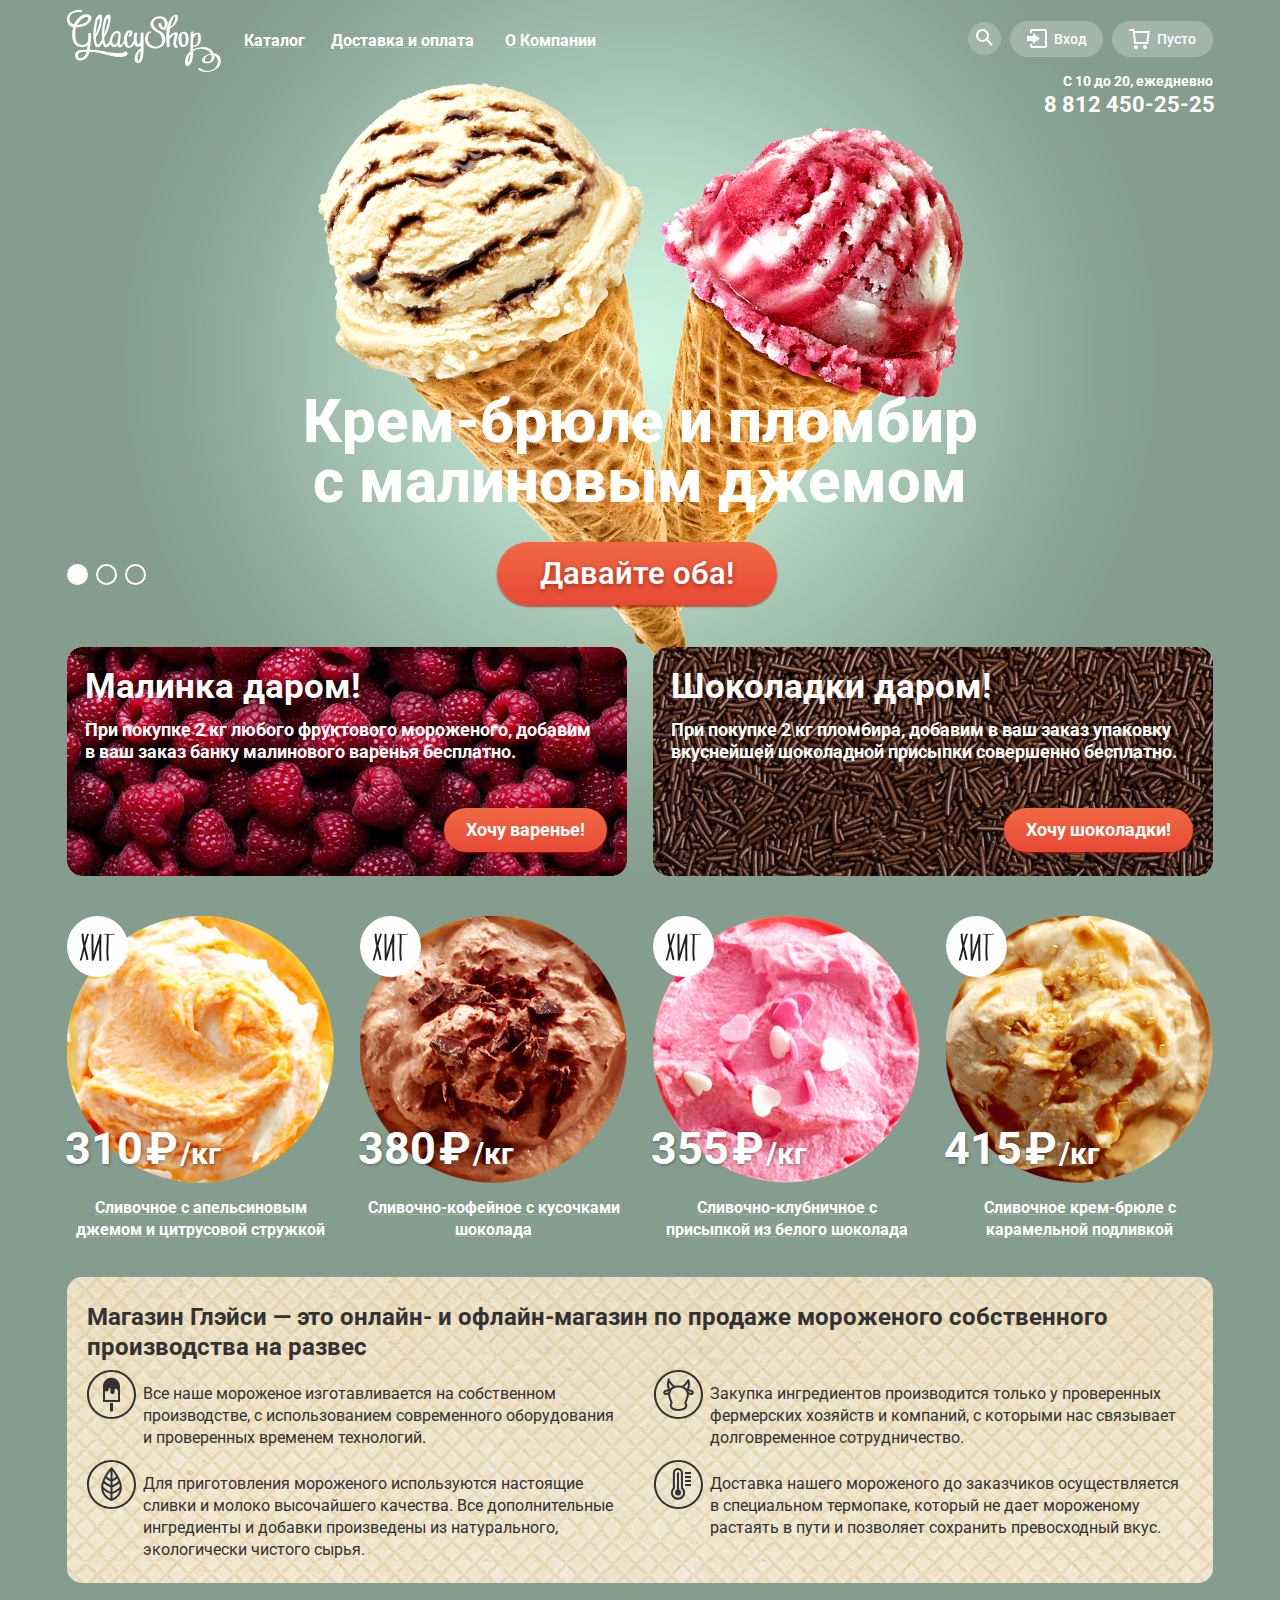
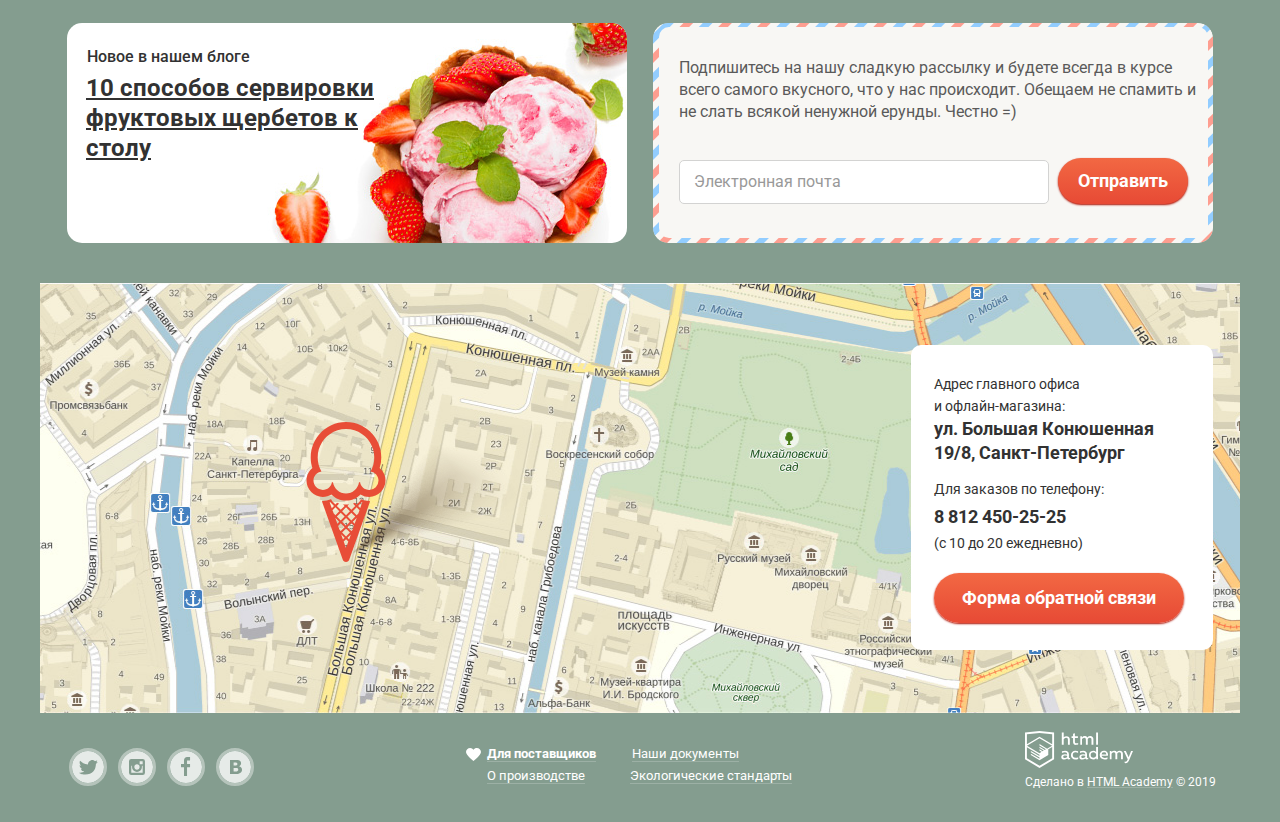
<file: index.html>
<!DOCTYPE html>
<html lang="ru">

<head>
  <meta charset="utf-8">
  <title>HTML Academy: Глейси</title>
  <link href="https://fonts.googleapis.com/css?family=Roboto:400,700&display=swap&subset=cyrillic" rel="stylesheet">
  <link href="css/normalize.css" rel="stylesheet">
  <link href="css/style.min.css" rel="stylesheet">
</head>

<body>
  <input class="visually-hidden" type="radio" id="product-1" name="toggle" checked>
  <input class="visually-hidden" type="radio" id="product-2" name="toggle">
  <input class="visually-hidden" type="radio" id="product-3" name="toggle">
  <div class="site-wrapper">
    <header>
      <nav class="navigation">
        <div class="container navigation-container">
          <div class="site-nav-container">
            <img src="img/gllacy.svg" width="154" height="64" alt="Логотип магазина мороженого «Глэйси»">
            <ul class="main-navigation">
              <li class="catalog-item"><a class="main-list-item" href="">Каталог</a>
                <ul class="sub-navigation">
                  <li><a class="new-item" href="">Новинки</a></li>
                  <li><a href="catalog.html">Сливочное</a></li>
                  <li><a href="">Щербеты</a></li>
                  <li><a href="">Фруктовый лед</a></li>
                  <li><a href="">Мелорин</a></li>
                </ul>
              </li>
              <li class="catalog-item"><a class="main-list-item" href="delievery.html">Доставка и оплата</a></li>
              <li class="catalog-item"><a class="main-list-item" href="about_сompany.html">О Компании</a></li>
            </ul>
          </div>
          <div class="user-navigation">
            <div class="search-container">
              <a class="search-nav-btn main-nav-btn" title="Поиск по сайту"><svg xmlns="http://www.w3.org/2000/svg" xmlns:xlink="http://www.w3.org/1999/xlink" width="17" height="17" viewBox="0 0 17 17">
                  <path fill="#FFF" d="M16.958 15.527L11.75 10.32A6.455 6.455 0 0 0 13 6.5 6.5 6.5 0 1 0 6.5 13a6.465 6.465 0 0 0 3.839-1.263l5.205 5.204 1.414-1.414zM6.5 11C4.019 11 2 8.981 2 6.5S4.019 2 6.5 2 11 4.019 11 6.5 8.981 11 6.5 11z" />
                </svg></a>
              <form class="search-form" action="https://echo.htmlacademy.ru" method="post">
                <input class="input" type="search" name="search-field" placeholder="Что ищем?">
              </form>
            </div>
            <div class="enter-container">
              <a class="enter-nav-btn main-nav-btn"><svg xmlns="http://www.w3.org/2000/svg" xmlns:xlink="http://www.w3.org/1999/xlink" width="21" height="19" viewBox="0 0 21 19">
                  <g fill="#FFF">
                    <path d="M6 14.875L12.917 9.5 6 4.125v2.917H-.042v4.917H6z" />
                    <path d="M18 0H5C3.9 0 3 .9 3 2v2h2V2h13v15H5v-2H3v2c0 1.1.9 2 2 2h13c1.1 0 2-.9 2-2V2c0-1.1-.9-2-2-2z" />
                  </g>
                </svg>Вход</a>
              <form class="login-form" action="https://echo.htmlacademy.ru" method="post">
                <div class="login-form-container">
                  <input class="input login-in" type="text" name="login" placeholder="Электронная почта">
                  <input class="input password-in" type="password" name="password" placeholder="Пароль">
                  <div class="wrapper">
                    <button class="button-send" type="submit">Войти</button>
                    <p>
                      <a href="">Забыли пароль ?</a>
                      <a href="">Новая регистрация</a>
                    </p>
                  </div>
                </div>
              </form>
            </div>
            <a class="basket-nav-btn"><svg xmlns="http://www.w3.org/2000/svg" width="21" height="20" viewBox="0 0 21 20">
                <g fill="#FFF">
                  <path d="M5.657 2.031L5.422 0H0v2h3.64l1.5 13h13.988l1.699-12.969H5.657zM17.372 13H6.922L5.888 4.031h12.66L17.372 13z" />
                  <circle cx="6.984" cy="18" r="2" />
                  <circle cx="15.984" cy="18" r="2" />
                </g>
              </svg>Пусто</a>
          </div>
        </div>
        <div class="container container-info">
          <p class="info-time"><span>С 10 до 20, ежедневно</span><span>8 812 450-25-25</span></p>
        </div>
      </nav>
    </header>
    <main class="container">
      <h1 class="visually-hidden">Магазин по продаже мороженого «Глэйси»</h1>
      <section class="slider">
        <div class="slider-controls">
          <label for="product-1">Первый</label>
          <label for="product-2">Второй</label>
          <label for="product-3">Третий</label>
        </div>
        <ul class="slider-list">
          <li class="slider-item slide" id="slide1">
            <h3 class="slide-title">
              Крем-брюле и пломбир с малиновым джемом
            </h3>
            <a class="button slide-button" href="#">Давайте оба!</a>
          </li>
          <li class="slider-item slide" id="slide2">
            <h3 class="slide-title">
              Шоколадный пломбир и лимонный сорбет
            </h3>
            <a class="button slide-button" href="#">Давайте оба!</a>
          </li>
          <li class="slider-item slide" id="slide3">
            <h3 class="slide-title">
              Пломбир с помадкой и клубничный щербет
            </h3>
            <a class="button slide-button" href="#">Давайте оба!</a>
          </li>
        </ul>
      </section>
      <div class="gift-container">
        <article class="gift-raspberry">
          <div class="gift-wrapper">
            <h2 class="visually-hidden">Акция!</h2>
            <p>Малинка даром!</p>
            <p>При покупке 2 кг любого фруктового мороженого, добавим в ваш заказ банку малинового варенья бесплатно.</p>
          </div>
          <div class="btn-wrapper">
            <a class="button-send" href="#">Хочу варенье!</a>
          </div>
        </article>
        <article class="gift-chocolate">
          <div class="gift-wrapper">
            <h2 class="visually-hidden">Акция!</h2>
            <p>Шоколадки даром!</p>
            <p>При покупке 2 кг пломбира, добавим в ваш заказ упаковку вкуснейшей шоколадной присыпки совершенно бесплатно.</p>
          </div>
          <div class="btn-wrapper">
            <a class="button-send" href="#">Хочу шоколадки!</a>
          </div>
        </article>
      </div>
      <div class="example-items">
        <h2 class="visually-hidden">Пример ассортимента</h2>
        <section class="hit-items items">
          <div class="ice-item"><a href=""><img src="img/orange.png" width="267" height="267" alt="Апельсиновое мороженое"> <span class="price-for-kg">310<span>₽</span><span class="slash-kg">/кг</span></span>
              <p class="ice-desc">Сливочное с
                апельсиновым джемом и цитрусовой стружкой</p>
            </a>
            <div class="overlay"><a class="item-btn button-send">Быстрый просмотр</a></div>
          </div>
          <div class="ice-item"><a href=""><img src="img/coffee.png" width="267" height="267" alt="Шоколадное мороженое"><span class="price-for-kg">380<span>₽</span><span class="slash-kg">/кг</span></span>
              <p class="ice-desc">Сливочно-кофейное с
                кусочками шоколада</p>
            </a>
            <div class="overlay"><a class="item-btn button-send">Быстрый просмотр</a></div>
          </div>
          <div class="ice-item"><a href=""><img src="img/strawberry.png" width="267" height="267" alt="Клубничное мороженое"><span class="price-for-kg">355<span>₽</span><span class="slash-kg">/кг</span></span>
              <p class="ice-desc">Сливочно-клубничное с присыпкой из белого шоколада</p>
            </a>
            <div class="overlay"><a class="item-btn button-send">Быстрый просмотр</a></div>
          </div>
          <div class="ice-item"><a href=""><img src="img/cream.png" width="267" height="267" alt="Карамельное мороженое"><span class="price-for-kg">415<span>₽</span><span class="slash-kg">/кг</span></span>
              <p class="ice-desc">Сливочное крем-брюле с
                карамельной подливкой</p>
            </a>
            <div class="overlay"><a class="item-btn button-send">Быстрый просмотр</a></div>
          </div>
        </section>
      </div>
      <section class="advantages">
        <h2 class="visually-hidden">Преимущества</h2>
        <h3>Магазин Глэйси — это онлайн- и офлайн-магазин по продаже мороженого собственного производства на развес</h3>
        <ul class="advantages-list">
          <li class="ice-icon-item">Все наше мороженое изготавливается на собственном производстве, с использованием современного оборудования и проверенных временем технологий.</li>
          <li class="cow-icon-item">Закупка ингредиентов производится только у проверенных фермерских хозяйств и компаний, с которыми нас связывает долговременное сотрудничество.</li>
          <li class="leaf-icon-item">Для приготовления мороженого используются настоящие сливки и молоко высочайшего качества. Все дополнительные ингредиенты и добавки произведены из натурального, экологически чистого сырья.</li>
          <li class="temper-icon-item">Доставка нашего мороженого до заказчиков осуществляется в специальном термопаке, который не дает мороженому растаять в пути и позволяет сохранить превосходный вкус.</li>
        </ul>
      </section>
      <div class="news-subs-container">
        <article class="news">
          <h2>Новое в нашем блоге</h2>
          <a href="#">10 способов сервировки фруктовых щербетов к столу</a>
        </article>
        <div class="outer-container-post">
          <div class="inner-container-post">
            <form class="subscribe-form" action="https://echo.htmlacademy.ru" method="post">
              <h2 class="visually-hidden">Форма оформления подписки на рассылку</h2>
              <p>Подпишитесь на нашу сладкую рассылку и будете всегда в курсе всего самого вкусного, что у нас происходит. Обещаем не спамить и не слать всякой ненужной ерунды. Честно =)</p>
              <input class="input login-in" type="text" name="login-for-mailing" placeholder="Электронная почта">
              <button class="button-send" type="submit">Отправить</button>
            </form>
          </div>
        </div>
      </div>
      <div class="outer-container-call">
        <div class="call-form-container">
          <h2 class="visually-hidden">Форма обратной связи</h2>
          <div class="call-form-wrapper">
            <p>
              <span class="decor-1">Адрес главного офиса <br> и офлайн-магазина:</span><br>
              <span class="decor-2">ул. Большая Конюшенная 19/8, Санкт-Петербург</span>
            </p>
            <p>
              <span class="decor-1">Для заказов по телефону:</span><br>
              <span class="decor-2 decor-number">8 812 450-25-25</span><br>
              <span class="decor-1">(с 10 до 20 ежедневно)</span>
            </p>
            <a class="button-send call-back-btn">Форма обратной связи</a>
            <form class="appointment-form" action="https://echo.htmlacademy.ru" method="post">
              <p>Мы обязательно вам ответим!</p>
              <button class="modal-close" type="button">Закрыть</button>
              <div><label for="appointment-name"></label><input class="input" type="text" id="appointment-name" placeholder="Как вас зовут?" name="user-name"></div>
              <div><label for="appointment-email"></label><input class="input" type="text" id="appointment-email" placeholder="Ваша почта для ответа?" name="user-email"></div>
              <div><label for="appointment-txt"></label><input class="input input-for-more" type="text" id="appointment-txt" placeholder="Напишите что-нибудь..." name="user-speech"></div>
              <button class="button-send" type="submit">Отправить</button>
            </form>
          </div>
        </div>
      </div>
    </main>
    <footer class="main-footer main-map-footer">
      <div class="container">
        <div class="footer-social">
          <ul>
            <li><a class="social-btn social-btn-tw" href="#"><span class="visually-hidden">Твиттер</span>
              </a></li>
            <li><a class="social-btn social-btn-inst" href="#"><span class="visually-hidden">Инстаграм</span>
              </a></li>
            <li><a class="social-btn social-btn-fb" href="#"><span class="visually-hidden">Фейсбук</span>
              </a></li>
            <li><a class="social-btn social-btn-vk" href="#"><span class="visually-hidden">ВКонтакте</span>
              </a></li>
          </ul>
        </div>
        <div class="footer-reference">
          <ul class="reference-list">
            <li><a class="glacy-att" href="#">Для поставщиков</a></li>
            <li><a class="glacy-att" href="#">Наши документы</a></li>
            <li><a class="glacy-att" href="#">О производстве</a></li>
            <li><a class="glacy-att" href="#">Экологические стандарты</a></li>
          </ul>
        </div>
        <p class="footer-copyright footer-copyright-index">
          <a href="https://htmlacademy.ru/intensive/htmlcss"><img src="img/logo-academy.svg" alt="Логотип HTML Academy" width="108" height="39"></a>
          <span class="copyright-desc">Сделано в <span class="copyright-decoration">HTML Academy</span> © 2019</span>
        </p>
      </div>
    </footer>
  </div>

  <script src="js/pop_up.min.js"></script>
</body>

</html>
</file>
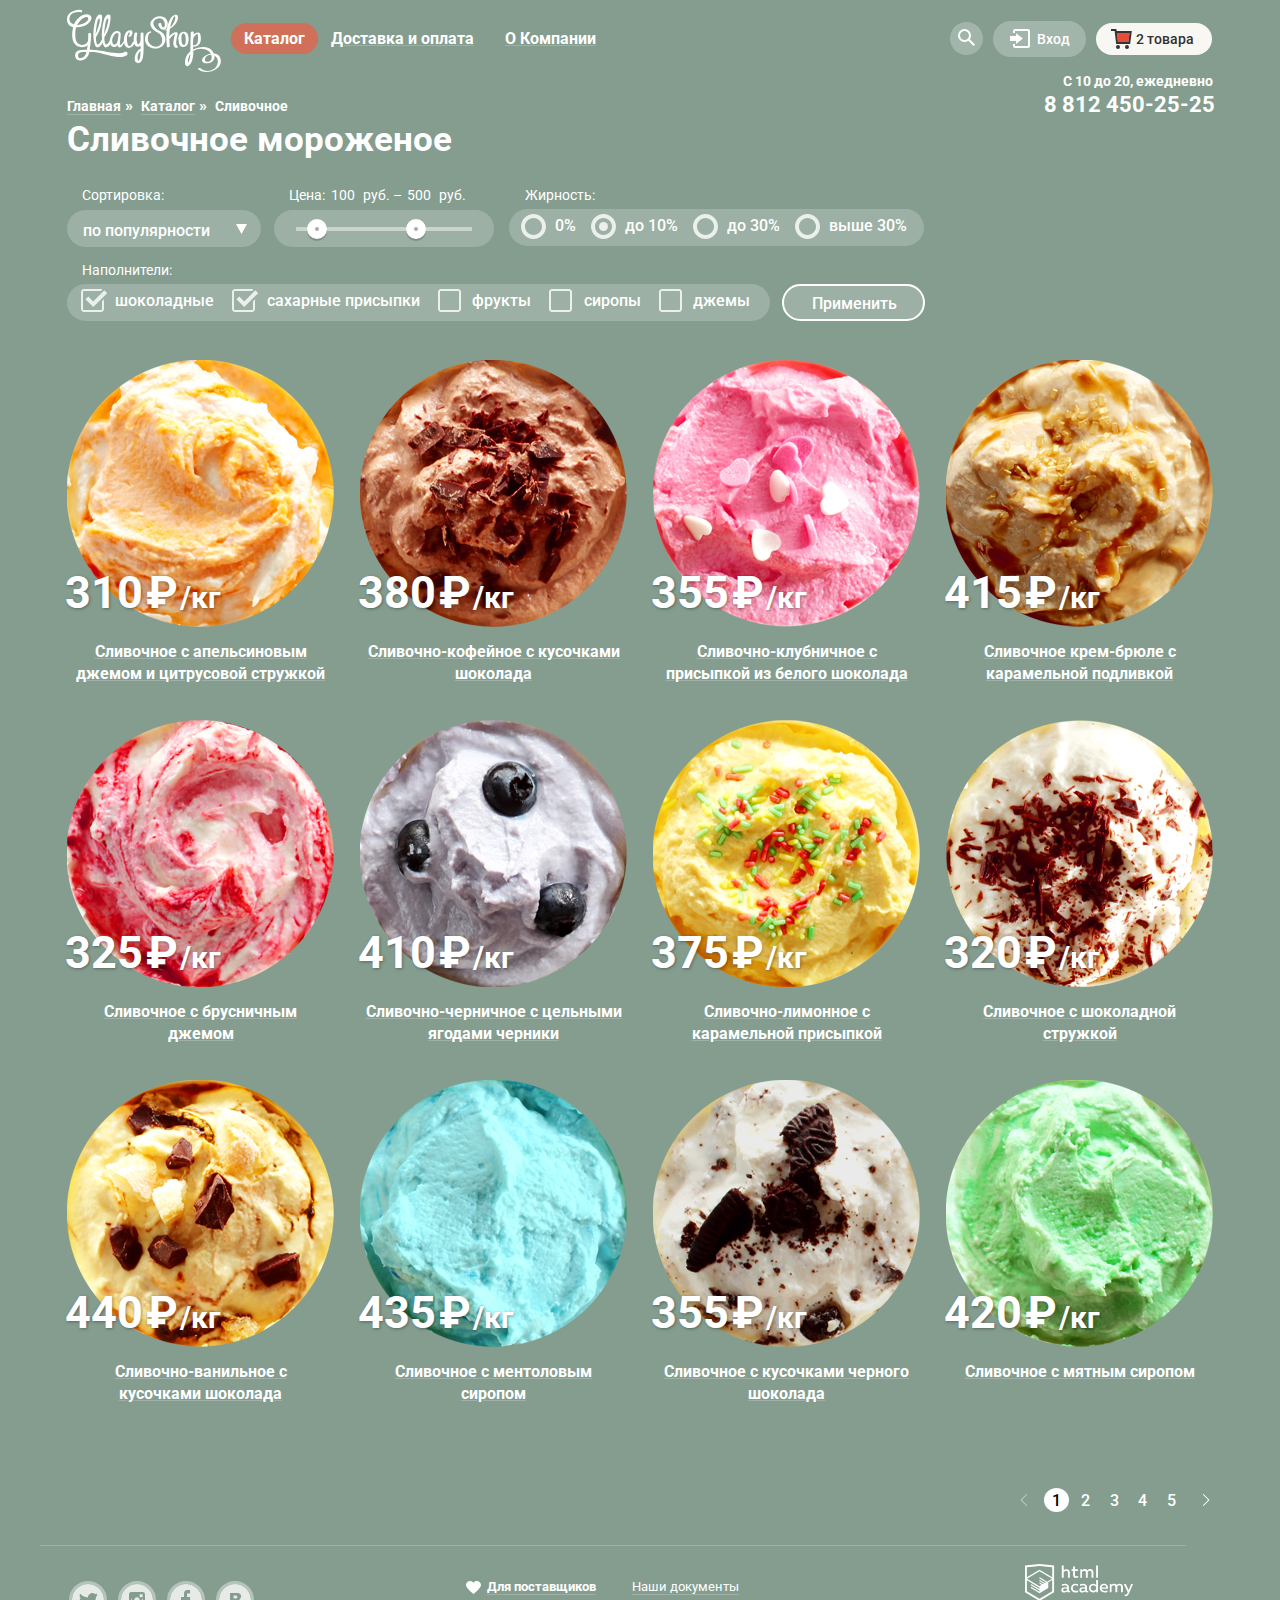
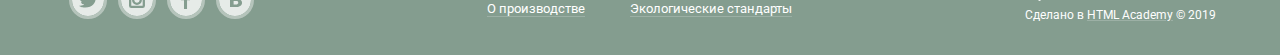
<file: catalog.html>
<!DOCTYPE html>
<html lang="ru">

<head>
  <meta charset="utf-8">
  <title>HTML Academy: Глейси</title>
  <link href="https://fonts.googleapis.com/css?family=Roboto:400,700&display=swap&subset=cyrillic" rel="stylesheet">
  <link href="css/normalize.css" rel="stylesheet">
  <link href="css/style.min.css" rel="stylesheet">
</head>

<body>
  <header>
    <nav class="navigation">
      <div class="container navigation-container">
        <div class="site-nav-container">
          <a class="header-logo" href="index.html">
            <img src="img/gllacy.svg" width="154" height="64" alt="Логотип магазина мороженого «Глэйси»">
          </a>
          <ul class="main-navigation inner-navigation">
            <li class="catalog-item site-navigation-current"><a class="main-navigation-active">Каталог</a>
              <ul class="sub-navigation">
                <li><a class="new-item" href="">Новинки</a></li>
                <li class="current-catalog-item"><a href="">Сливочное</a></li>
                <li><a href="">Щербеты</a></li>
                <li><a href="">Фруктовый лед</a></li>
                <li><a href="">Мелорин</a></li>
              </ul>
            </li>
            <li><a class="main-list-item" href="delievery.html">Доставка и оплата</a></li>
            <li><a class="main-list-item" href="about_сompany.html">О Компании</a></li>
          </ul>
        </div>
        <div class="user-navigation inner-user-navigation">
          <div class="search-container">
            <a class="search-nav-btn main-nav-btn" title="Поиск по сайту"><svg xmlns="http://www.w3.org/2000/svg" xmlns:xlink="http://www.w3.org/1999/xlink" width="17" height="17" viewBox="0 0 17 17">
                <path fill="#FFF" d="M16.958 15.527L11.75 10.32A6.455 6.455 0 0 0 13 6.5 6.5 6.5 0 1 0 6.5 13a6.465 6.465 0 0 0 3.839-1.263l5.205 5.204 1.414-1.414zM6.5 11C4.019 11 2 8.981 2 6.5S4.019 2 6.5 2 11 4.019 11 6.5 8.981 11 6.5 11z" />
              </svg></a>
            <form class="search-form" action="https://echo.htmlacademy.ru" method="post">
              <input class="input" type="search" name="search-field" placeholder="Что ищем?">
            </form>
          </div>
          <div class="enter-container">
            <a class="enter-nav-btn main-nav-btn"><svg xmlns="http://www.w3.org/2000/svg" xmlns:xlink="http://www.w3.org/1999/xlink" width="21" height="19" viewBox="0 0 21 19">
                <g fill="#FFF">
                  <path d="M6 14.875L12.917 9.5 6 4.125v2.917H-.042v4.917H6z" />
                  <path d="M18 0H5C3.9 0 3 .9 3 2v2h2V2h13v15H5v-2H3v2c0 1.1.9 2 2 2h13c1.1 0 2-.9 2-2V2c0-1.1-.9-2-2-2z" />
                </g>
              </svg>Вход</a>
            <form class="login-form" action="https://echo.htmlacademy.ru" method="post">
              <div class="login-form-container">
                <input class="input login-in" type="text" name="login" placeholder="Электронная почта">
                <input class="input password-in" type="password" name="password" placeholder="Пароль">
                <div class="wrapper">
                  <button class="button-send" type="submit">Войти</button>
                  <p>
                    <a href="">Забыли пароль ?</a>
                    <a href="">Новая регистрация</a>
                  </p>
                </div>
              </div>
            </form>
          </div>
          <div class="no-empty-basket-container">
            <a class="no-empty-basket main-nav-btn"><svg xmlns="http://www.w3.org/2000/svg" width="21" height="20" viewBox="0 0 21 20">
                <path fill="#E84D37" d="M5.888 4.031L6.922 13h10.45l1.176-8.969z" />
                <circle cx="6.984" cy="18" r="2" fill="#343434" />
                <circle cx="15.984" cy="18" r="2" fill="#343434" />
                <path fill="#343434" d="M5.657 2.031L5.422 0H0v2h3.64l1.5 13h13.988l1.699-12.969H5.657zM17.372 13H6.922L5.888 4.031h12.66L17.372 13z" />
              </svg><span>2 товара</span></a>
            <form class="basket-form" action="https://echo.htmlacademy.ru" method="post">
              <div class="order-table">
                <div class="element-of-order">
                  <p class="type-icecream">Пломбир с апельсиновым джемом</p>
                  <p class="weight-price-icecream">1,5 кг х <span>200 руб.</span></p>
                  <p class="total-price-icecream">300 руб.</p>
                </div>
                <div class="element-of-order">
                  <p class="type-icecream">Клубничный пломбир с присыпкой из белого шоколада</p>
                  <p class="weight-price-icecream">1,5 кг х <span>300 руб.</span></p>
                  <p class="total-price-icecream">450 руб.</p>
                </div>
              </div>
              <div class="decoration-line"></div>
              <div class="cost-order-wrapper">
                <div>
                  <p class="total-price">Итого: 750 руб.</p>
                  <button class="button-send" type="button">Оформить заказ</button>
                </div>
              </div>
            </form>
          </div>
        </div>
      </div>
      <div class="container container-info inner-container-info">
        <p class="info-time"><span>С 10 до 20, ежедневно</span><span>8 812 450-25-25</span></p>
      </div>
    </nav>
  </header>
  <main class="container">
    <ul class="breadcrumbs">
      <li><a class="glacy-att" href="index.html">Главная</a><span>»</span></li>
      <li><a class="glacy-att" href="catalog.html">Каталог</a><span>»</span></li>
      <li class="breadcrumbs-current"><a>Сливочное</a></li>
    </ul>
    <h2>Сливочное мороженое</h2>
    <section class="filter-item">
      <form class="ice-cream-filter" method="get" action="https://echo.htmlacademy.ru">
        <div class="type-cost-wrapper">
          <p class="title sort-title">Сортировка:</p>
          <ul class="sort-list">
            <li class="pick-type-sort">
              <a class="current-type-sort" href="">по популярности</a>
              <ul class="sub-sort-list">
                <li><a href="">по популярности</a></li>
                <li><a href="">сначала недорогие</a></li>
                <li><a href="">сначала дорогие</a></li>
                <li><a href="">по жирности</a></li>
              </ul>
            </li>
          </ul>
        </div>
        <div class="filter-range">
          <div class="wrap-wrapper">
            <div class="title filter-range-title">Цена:</div>
            <div class="title price-controls">
              <label class="title min-price"><input type="text" name="min-price" value="100">руб. –</label>
              <label class="title max-price"><input type="text" name="max-price" value="500">руб.</label>
            </div>
          </div>
          <div class="range-controls">
            <div class="bar"></div>
            <div class="range-toggle range-toggle-min" title="От"></div>
            <div class="range-toggle range-toggle-max" title="До"></div>
          </div>
        </div>
        <fieldset class="fat-sort">
          <legend class="title fat-title">Жирность:</legend>
          <ul class="fat-option-list">
            <li class="filter-option">
              <input class="visually-hidden filter-input filter-input-radio" type="radio" name="fat-procent" value="fat-zero" id="filter-fat-zero">
              <label for="filter-fat-zero">0%</label>
            </li>
            <li class="filter-option">
              <input class="visually-hidden filter-input filter-input-radio" type="radio" name="fat-procent" value="fat-ten" id="filter-fat-ten" checked>
              <label for="filter-fat-ten">до 10%</label>
            </li>
            <li class="filter-option">
              <input class="visually-hidden filter-input filter-input-radio" type="radio" name="fat-procent" value="fat-thirty" id="filter-fat-thirty">
              <label for="filter-fat-thirty">до 30%</label>
            </li>
            <li class="filter-option">
              <input class="visually-hidden filter-input filter-input-radio" type="radio" name="fat-procent" value="fat-above-thirty" id="filter-fat-above-thirty">
              <label for="filter-fat-above-thirty">выше 30%</label>
            </li>
          </ul>
        </fieldset>
        <fieldset class="fillers-sort">
          <legend class="title">Наполнители:</legend>
          <ul class="filler-option-list">
            <li class="filter-option">
              <input class="visually-hidden filter-input filter-input-checkbox" type="checkbox" name="chocolate-fill" id="filter-fill-chocolate" checked>
              <label for="filter-fill-chocolate">шоколадные</label>
            </li>
            <li class="filter-option">
              <input class="visually-hidden filter-input filter-input-checkbox" type="checkbox" name="sugar-fill" id="filter-fill-sugar" checked>
              <label for="filter-fill-sugar">сахарные присыпки</label>
            </li>
            <li class="filter-option">
              <input class="visually-hidden filter-input filter-input-checkbox" type="checkbox" name="fruit-fill" id="filter-fill-fruit">
              <label for="filter-fill-fruit">фрукты</label>
            </li>
            <li class="filter-option">
              <input class="visually-hidden filter-input filter-input-checkbox" type="checkbox" name="syrop-fill" id="filter-fill-syrop">
              <label for="filter-fill-syrop">сиропы</label>
            </li>
            <li class="filter-option">
              <input class="visually-hidden filter-input filter-input-checkbox" type="checkbox" name="jam-fill" id="filter-fill-jam">
              <label for="filter-fill-jam">джемы</label>
            </li>
          </ul>
        </fieldset>
        <button class="main-nav-btn apply-sort-btn" type="submit">Применить</button>
      </form>
    </section>
    <section class="catalog-item">
      <section class="items inner-items">
        <div class="ice-item"><a href=""><img src="img/orange.png" width="267" height="267" alt="Апельсиновое мороженое"> <span class="price-for-kg">310 <span>₽</span><span class="slash-kg">/кг</span></span>
            <p class="ice-desc">Сливочное с
              апельсиновым джемом и цитрусовой стружкой</p>
          </a>
          <div class="overlay"><a class="item-btn button-send">Быстрый просмотр</a></div>
        </div>
        <div class="ice-item"><a href=""><img src="img/coffee.png" width="267" height="267" alt="Шоколадное мороженое"><span class="price-for-kg">380 <span>₽</span><span class="slash-kg">/кг</span></span>
            <p class="ice-desc">Сливочно-кофейное с
              кусочками шоколада</p>
          </a>
          <div class="overlay"><a class="item-btn button-send">Быстрый
              просмотр</a></div>
        </div>
        <div class="ice-item"><a href=""><img src="img/strawberry.png" width="267" height="267" alt="Клубничное мороженое"><span class="price-for-kg">355 <span>₽</span><span class="slash-kg">/кг</span></span>
            <p class="ice-desc">Сливочно-клубничное
              с присыпкой из белого шоколада</p>
          </a>
          <div class="overlay"><a class="item-btn button-send">Быстрый просмотр</a></div>
        </div>
        <div class="ice-item"><a href=""><img src="img/cream.png" width="267" height="267" alt="Карамельное мороженое"><span class="price-for-kg">415 <span>₽</span><span class="slash-kg">/кг</span></span>
            <p class="ice-desc">Сливочное крем-брюле с
              карамельной подливкой</p>
          </a>
          <div class="overlay"><a class="item-btn button-send">Быстрый
              просмотр</a></div>
        </div>
        <div class="ice-item"><a href=""><img src="img/ice-1.png" width="267" height="267" alt="Брусничное мороженое"><span class="price-for-kg">325 <span>₽</span><span class="slash-kg">/кг</span></span>
            <p class="ice-desc">Сливочное с брусничным
              джемом</p>
          </a>
          <div class="overlay"><a class="item-btn button-send">Быстрый
              просмотр</a></div>
        </div>
        <div class="ice-item"><a href=""><img src="img/ice-2.png" width="267" height="267" alt="Черничное мороженое"><span class="price-for-kg">410 <span>₽</span><span class="slash-kg">/кг</span></span>
            <p class="ice-desc">Сливочно-черничное с
              цельными ягодами черники</p>
          </a>
          <div class="overlay"><a class="item-btn button-send">Быстрый
              просмотр</a></div>
        </div>
        <div class="ice-item"><a href=""><img src="img/ice-3.png" width="267" height="267" alt="Лимонное мороженое"><span class="price-for-kg">375 <span>₽</span><span class="slash-kg">/кг</span></span>
            <p class="ice-desc">Сливочно-лимонное с
              карамельной присыпкой</p>
          </a>
          <div class="overlay"><a class="item-btn button-send">Быстрый
              просмотр</a></div>
        </div>
        <div class="ice-item"><a href=""><img src="img/ice-4.png" width="267" height="267" alt="Мороженое с шоколадной стружкой"><span class="price-for-kg">320 <span>₽</span><span class="slash-kg">/кг</span></span>
            <p class="ice-desc">Сливочное с
              шоколадной стружкой</p>
          </a>
          <div class="overlay"><a class="item-btn button-send">Быстрый
              просмотр</a></div>
        </div>
        <div class="ice-item"><a href=""><img src="img/ice-5.png" width="267" height="267" alt="Ванильное мороженое"><span class="price-for-kg">440 <span>₽</span><span class="slash-kg">/кг</span></span>
            <p class="ice-desc">Сливочно-ванильное с
              кусочками шоколада</p>
          </a>
          <div class="overlay"><a class="item-btn button-send">Быстрый
              просмотр</a></div>
        </div>
        <div class="ice-item"><a href=""><img src="img/ice-6.png" width="267" height="267" alt="Мороженое с ментоловым сиропом"><span class="price-for-kg">435 <span>₽</span><span class="slash-kg">/кг</span></span>
            <p class="ice-desc">Сливочноe с
              ментоловым сиропом</p>
          </a>
          <div class="overlay"><a class="item-btn button-send">Быстрый
              просмотр</a></div>
        </div>
        <div class="ice-item"><a href=""><img src="img/ice-7.png" width="267" height="267" alt="Мороженое с кусочками черного шоколада"><span class="price-for-kg">355 <span>₽</span><span class="slash-kg">/кг</span></span>
            <p class="ice-desc">Сливочное с кусочками черного шоколада</p>
          </a>
          <div class="overlay">
            <a class="item-btn button-send">Быстрый просмотр</a></div>
        </div>
        <div class="ice-item"><a href=""><img src="img/ice-8.png" width="267" height="267" alt="Мороженое с мятным сиропом"><span class="price-for-kg">420 <span>₽</span><span class="slash-kg">/кг</span></span>
            <p class="ice-desc">Сливочное с мятным
              сиропом</p>
          </a>
          <div class="overlay"><a class="item-btn button-send">Быстрый
              просмотр</a></div>
        </div>
      </section>
      <div class="outer-container-call">
        <ol class="pagination-list">
          <li class="pagination-item pagination-item-current"><a href="#">1</a></li>
          <li class="pagination-item"><a href="#">2</a></li>
          <li class="pagination-item"><a href="#">3</a></li>
          <li class="pagination-item"><a href="#">4</a></li>
          <li class="pagination-item"><a href="#">5</a></li>
        </ol>
      </div>
    </section>
  </main>
  <footer class="main-footer inner-footer">
    <div class="container">
      <div class="footer-social">
        <ul>
          <li><a class="social-btn social-btn-tw" href="#"><span class="visually-hidden">Твиттер</span>
            </a></li>
          <li><a class="social-btn social-btn-inst" href="#"><span class="visually-hidden">Инстаграм</span>
            </a></li>
          <li><a class="social-btn social-btn-fb" href="#"><span class="visually-hidden">Фейсбук</span>
            </a></li>
          <li><a class="social-btn social-btn-vk" href="#"><span class="visually-hidden">ВКонтакте</span>
            </a></li>
        </ul>
      </div>
      <div class="footer-reference">
        <ul class="reference-list">
          <li><a class="glacy-att" href="#">Для поставщиков</a></li>
          <li><a class="glacy-att" href="#">Наши документы</a></li>
          <li><a class="glacy-att" href="#">О производстве</a></li>
          <li><a class="glacy-att" href="#">Экологические стандарты</a></li>
        </ul>
      </div>
      <p class="footer-copyright">
        <a href="https://htmlacademy.ru/intensive/htmlcss"><img src="img/logo-academy.svg" alt="Логотип HTML Academy" width="108" height="39"></a>
        <span class="copyright-desc">Сделано в <span class="copyright-decoration">HTML Academy</span> © 2019</span>
      </p>
    </div>
  </footer>
  <form class="appointment-form" action="https://echo.htmlacademy.ru" method="post">
    <p>Мы обязательно вам ответим!</p>
    <div><label for="appointment-name"></label><input class="input" type="text" id="appointment-name" placeholder="Как вас зовут?" name="user-name"></div>
    <div><label for="appointment-email"></label><input class="input" type="text" id="appointment-email" placeholder="Ваша почта для ответа?" name="user-email"></div>
    <div><label for="appointment-txt"></label><input class="input input-for-more" type="text" id="appointment-txt" placeholder="Напишите что-нибудь..." name="user-speech"></div>
    <button class="button-send" type="submit">Отправить</button>
  </form>

</body>

</html>
</file>
<file: css/style.min.css>
body{margin:0;padding:0;font-family:Roboto,Arial,sans-serif;font-size:16px;line-height:22px;font-weight:700;text-align:left;color:#fff;background-color:#849d8f}a{text-decoration:none}.visually-hidden{position:absolute;width:1px;height:1px;margin:-1px;border:0;padding:0;white-space:nowrap;-webkit-clip-path:inset(100%);clip-path:inset(100%);clip:rect(0 0 0 0);overflow:hidden}.main-navigation{display:-webkit-box;display:-ms-flexbox;display:flex;width:500px;-webkit-box-align:center;-ms-flex-align:center;align-items:center;margin:0;padding:0;margin-left:10px;margin-bottom:1px;line-height:18px;list-style:none}.main-list-item{color:#fff;text-decoration:underline;-webkit-text-decoration-color:rgba(255,255,255,.2);text-decoration-color:rgba(255,255,255,.2)}.sub-navigation{position:absolute;z-index:2;padding:0;top:28px;list-style:none;font-size:14px;font-weight:400;line-height:16px;width:143px;min-height:171px;border-radius:5px;-webkit-box-shadow:0 20px 20px 0 rgba(0,0,0,.4);box-shadow:0 20px 20px 0 rgba(0,0,0,.4);background-color:#f8f7f4}.sub-navigation a{color:#323232;border-bottom:none}.sub-navigation li:first-child{font-weight:700}.user-navigation{font-size:14px;line-height:16px;font-weight:500}.user-navigation .enter{text-align:right}.info-time{display:-webkit-box;display:-ms-flexbox;display:flex;-webkit-box-orient:vertical;-webkit-box-direction:normal;-ms-flex-direction:column;flex-direction:column;-webkit-box-pack:justify;-ms-flex-pack:justify;justify-content:space-between;width:180px;margin:0;min-height:40px;font-size:14px;line-height:16px;text-align:right}.info-time span:nth-of-type(1){margin-bottom:4px}.info-time span:nth-of-type(2){font-size:22px;line-height:24px;margin-right:-2px}.gift-container p:nth-of-type(1){font-size:35px;line-height:41px;margin-bottom:12px}.gift-container p:nth-of-type(2){width:515px;font-size:18px}.gift-container a{color:#fff;font-size:18px;line-height:24px;padding:10px 22px;text-align:center}.btn-wrapper{width:515px;margin:0 auto;margin-right:20px;display:-webkit-box;display:-ms-flexbox;display:flex;-webkit-box-pack:end;-ms-flex-pack:end;justify-content:flex-end}.gift-container article{width:560px;min-height:229px;border-radius:15px;background-color:#000}.gift-raspberry{background-image:url(../img/background-raspberry.jpg);background-position:top center;background-repeat:no-repeat}.gift-chocolate{background-image:url(../img/background-chocolate.jpg);background-position:top center;background-repeat:no-repeat}.item-btn{padding:10px 18px;vertical-align:top;text-align:center;position:absolute;bottom:21px;left:42px}.ice-desc{width:256px;margin:0;padding:0;text-align:center;color:#fff;text-decoration:underline;-webkit-text-decoration-color:rgba(255,255,255,.2);text-decoration-color:rgba(255,255,255,.2)}.hit-items .ice-item::before{content:"";width:61px;height:61px;background-image:url(../img/hit-icon.svg);position:absolute;z-index:20}.price-for-kg{display:-webkit-box;display:-ms-flexbox;display:flex;-webkit-box-pack:justify;-ms-flex-pack:justify;justify-content:space-between;width:164px;font-size:45px;line-height:45px;color:#fff;position:absolute;z-index:2;top:210px;left:-2px;text-shadow:.5px .9px 3px rgba(49,50,53,.5)}.advantages{color:#323232;width:1146px;min-height:306px;margin-bottom:40px;border-radius:15px;background-image:url(../img/waffle-background.jpg);background-position:top center;background-repeat:no-repeat}.advantages h3{width:1026px;font-size:24px;line-height:30px;margin:0;padding-top:25px;margin-bottom:21px;margin-left:20px}.advantages-list{font-weight:400;list-style:none;width:1047px;margin-left:76px;padding:0;display:-webkit-box;display:-ms-flexbox;display:flex;-webkit-box-pack:justify;-ms-flex-pack:justify;justify-content:space-between;-ms-flex-wrap:wrap;flex-wrap:wrap}.advantages-list li{-ms-flex-preferred-size:480px;flex-basis:480px;margin-bottom:24px;position:relative}.cow-icon-item::before,.ice-icon-item::before,.leaf-icon-item::before,.temper-icon-item::before{content:"";width:49px;height:49px;position:absolute;left:-56px;top:-13px}.ice-icon-item::before{background-image:url(../img/ice-logo.svg)}.cow-icon-item::before{background-image:url(../img/cow-logo.svg)}.leaf-icon-item::before{background-image:url(../img/leaf-logo.svg)}.temper-icon-item::before{background-image:url(../img/temper-logo.svg)}.advantages-list li:nth-of-type(3),.advantages-list li:nth-of-type(4){margin-bottom:0}.news-subs-container{width:1146px;display:-webkit-box;display:-ms-flexbox;display:flex;-webkit-box-pack:justify;-ms-flex-pack:justify;justify-content:space-between;margin-bottom:102px}.news{width:560px;min-height:220px;border-radius:15px;background-image:url(../img/background-strawberry.jpg);background-position:top center;background-repeat:no-repeat}.news h2{font-weight:500;font-size:16px;line-height:22px;color:#323232;margin-top:23px;margin-left:20px;margin-bottom:5px}.news a{display:block;color:#323232;font-size:24px;line-height:30px;text-decoration:underline;margin-left:19px;width:330px}.outer-container-post{width:560px;min-height:220px;border-radius:15px;background-image:url(../img/background-post.svg);background-position:top center;background-repeat:no-repeat}.inner-container-post{width:549px;height:211px;border-radius:10px;background-color:#f8f7f4;margin:0 auto;margin-top:4px}.subscribe-form{width:518px;padding-top:30px;padding-left:20px}.subscribe-form p{color:#5a5a5a;font-weight:400;display:block;margin:0;padding:0;margin-bottom:35px}.call-form-container{width:302px;position:relative;z-index:2;min-height:305px;background-color:#fff;border-radius:10px}.call-form-container::before{content:"";position:absolute;top:100px;left:-560px;z-index:333;width:182px;height:110px;background:transparent url(../img/map-shadow.png)}.call-form-container p{margin:0;padding:0}.call-form-container p:nth-of-type(1){margin-bottom:10px}.call-form-wrapper{margin-top:28px;margin-left:23px;width:260px}.decor-1{font-size:14px;font-weight:400;line-height:20px;color:#323232}.decor-2{font-size:18px;line-height:24px;color:#323232;display:inline-block;margin-bottom:3px}.decor-number{margin-top:5px}.search-form{visibility:hidden;-webkit-transition-property:visibility;-o-transition-property:visibility;transition-property:visibility;-webkit-transition-duration:.2s;-o-transition-duration:.2s;transition-duration:.2s;-webkit-transition-delay:.15s;-o-transition-delay:.15s;transition-delay:.15s;z-index:2;-webkit-transform:translate(-300px,7px);-ms-transform:translate(-300px,7px);transform:translate(-300px,7px);width:341px;min-height:84px;border-radius:5px;-webkit-box-shadow:0 20px 20px 0 rgba(0,0,0,.4);box-shadow:0 20px 20px 0 rgba(0,0,0,.4);background-color:#f8f7f4}.user-navigation form{position:absolute;z-index:2}.input{font:inherit;font-weight:700;color:#323232;line-height:24px;border:solid 1px #d3d3d2;border-radius:5px;background-color:#fff}.input::-webkit-input-placeholder{color:#999;font-weight:400}.input::-moz-placeholder{color:#999;font-weight:400}.input:-ms-input-placeholder{color:#999;font-weight:400}input:focus{outline:0}.input:hover{border:solid 2px rgba(154,154,154,.52)}.input:focus{border:solid 2px rgba(46,136,228,.52)}.login-form .input{font-size:14px;width:241px;height:44px;padding-left:14px;-webkit-box-sizing:border-box;box-sizing:border-box}.search-form .input{font-size:14px;margin:20px 14px;width:311px;height:44px;padding-left:15px;-webkit-box-sizing:border-box;box-sizing:border-box}.login-form{visibility:hidden;-webkit-transition-property:visibility;-o-transition-property:visibility;transition-property:visibility;-webkit-transition-duration:.2s;-o-transition-duration:.2s;transition-duration:.2s;-webkit-transition-delay:.15s;-o-transition-delay:.15s;transition-delay:.15s;z-index:2;-webkit-transform:translate(-185px,5px);-ms-transform:translate(-185px,5px);transform:translate(-185px,5px);width:277px;min-height:214px;border-radius:5px;-webkit-box-shadow:0 20px 20px 0 rgba(0,0,0,.4);box-shadow:0 20px 20px 0 rgba(0,0,0,.4);background-color:#f8f7f4}.login-form a{color:#323232;font-size:13px;font-weight:400;line-height:24px;text-decoration:underline}.button-send{font:inherit;font-weight:700;font-size:18px;line-height:24px;color:#fefefe;border:none;border-radius:50px;-webkit-box-shadow:0 1px 2px 0 #ac1000;box-shadow:0 1px 2px 0 #ac1000;background-image:-webkit-gradient(linear,left bottom,left top,from(#e74a35),to(#f26843));background-image:-webkit-linear-gradient(bottom,#e74a35,#f26843);background-image:-o-linear-gradient(bottom,#e74a35,#f26843);background-image:linear-gradient(to top,#e74a35,#f26843)}.button-send:hover{-webkit-box-shadow:0 2px 2px 0 #ac1000;box-shadow:0 2px 2px 0 #ac1000;background-image:-webkit-gradient(linear,left bottom,left top,from(#e74a35),to(#f26843)),-webkit-gradient(linear,left top,left bottom,from(rgba(255,255,255,.2)),to(rgba(255,255,255,.2)));background-image:-webkit-linear-gradient(bottom,#e74a35,#f26843),-webkit-linear-gradient(top,rgba(255,255,255,.2),rgba(255,255,255,.2));background-image:-o-linear-gradient(bottom,#e74a35,#f26843),-o-linear-gradient(top,rgba(255,255,255,.2),rgba(255,255,255,.2));background-image:linear-gradient(to top,#e74a35,#f26843),linear-gradient(to bottom,rgba(255,255,255,.2),rgba(255,255,255,.2))}.button-send:active{-webkit-box-shadow:inset 0 2px 2px 0 #942718;box-shadow:inset 0 2px 2px 0 #942718;background-image:-webkit-gradient(linear,left top,left bottom,from(#e74a35),to(#f26843)),-webkit-gradient(linear,left top,left bottom,from(rgba(0,0,0,.07)),to(rgba(0,0,0,.07)));background-image:-webkit-linear-gradient(top,#e74a35,#f26843),-webkit-linear-gradient(top,rgba(0,0,0,.07),rgba(0,0,0,.07));background-image:-o-linear-gradient(top,#e74a35,#f26843),-o-linear-gradient(top,rgba(0,0,0,.07),rgba(0,0,0,.07));background-image:linear-gradient(to bottom,#e74a35,#f26843),linear-gradient(to bottom,rgba(0,0,0,.07),rgba(0,0,0,.07))}.items .button-send,.login-form .button-send{font-size:18px;line-height:24px}.items{display:-webkit-box;display:-ms-flexbox;display:flex;-ms-flex-wrap:wrap;flex-wrap:wrap}.subscribe-form .input{font-size:16px;line-height:24px;width:370px;-webkit-box-sizing:border-box;box-sizing:border-box;min-height:44px;padding-left:14px;margin-right:5px}.subscribe-form .button-send{font-size:18px;line-height:24px;padding:11px 20px}.appointment-form p{position:relative;font-size:24px;line-height:28px;font-weight:500;color:#323232;margin-top:20px;margin-left:24px}.modal-close{position:absolute;cursor:pointer;font-size:0;border:0;width:18px;height:17px;background:url(../img/close.svg) top center;background-repeat:no-repeat;left:440px;top:15px}.appointment-form div{margin-left:24px;margin-bottom:20px}.appointment-form div:nth-of-type(3){margin-bottom:26px}.appointment-form input{width:267px;padding-left:16px;padding-top:16px;padding-bottom:12px;height:44px;-webkit-box-sizing:border-box;box-sizing:border-box}.appointment-form .input-for-more{width:428px;height:155px;padding-top:13px;padding-left:15px;padding-bottom:125px;-webkit-box-sizing:border-box;box-sizing:border-box}.appointment-form .button-send{padding:10px 24px;margin-left:314px}.appointment-form{visibility:hidden;-webkit-transition-property:visibility;-o-transition-property:visibility;transition-property:visibility;-webkit-transition-duration:.2s;-o-transition-duration:.2s;transition-duration:.2s;-webkit-transition-delay:.15s;-o-transition-delay:.15s;transition-delay:.15s;position:fixed;z-index:7777777777;top:31%;left:38%;width:478px;height:443px;border-radius:10px;background-color:#f8f7f4}.footer-reference a{color:#fff;font-weight:400;font-size:13px;line-height:18px;border-bottom:1px solid rgba(255,255,255,.2)}.reference-list>li:first-child a{font-weight:700}.copyright-desc{color:#fefefe;font-size:12px;font-weight:400;line-height:18px}.copyright-decoration{text-decoration:underline;-webkit-text-decoration-color:rgba(255,255,255,.2);text-decoration-color:rgba(255,255,255,.2)}.footer-copyright{display:-webkit-box;display:-ms-flexbox;display:flex;-webkit-box-orient:vertical;-webkit-box-direction:normal;-ms-flex-direction:column;flex-direction:column;-webkit-box-pack:justify;-ms-flex-pack:justify;justify-content:space-between;margin:0;padding:0;width:200px;margin-top:18px;margin-bottom:29px;height:61px}.footer-copyright a{height:30px}.footer-social{margin-top:36px;margin-left:14px;margin-bottom:33px}.reference-list{margin:0;padding:0;list-style:none;width:305px;display:-webkit-box;display:-ms-flexbox;display:flex;-webkit-box-pack:justify;-ms-flex-pack:justify;justify-content:space-between;-ms-flex-wrap:wrap;flex-wrap:wrap}.main-footer .container{width:1170px;padding:0;display:-webkit-box;display:-ms-flexbox;display:flex;-webkit-box-pack:justify;-ms-flex-pack:justify;justify-content:space-between}.sub-navigation{visibility:hidden;-webkit-transition-property:visibility;-o-transition-property:visibility;transition-property:visibility;-webkit-transition-duration:.2s;-o-transition-duration:.2s;transition-duration:.2s;-webkit-transition-delay:.15s;-o-transition-delay:.15s;transition-delay:.15s}.main-list-item{padding:6px 13px}.main-list-item:hover{color:#333;background-color:#f7f6f3;border-radius:20px}.catalog-item:hover .sub-navigation{visibility:visible;display:-webkit-box;display:-ms-flexbox;display:flex;-webkit-box-orient:vertical;-webkit-box-direction:normal;-ms-flex-direction:column;flex-direction:column}.sub-navigation a{display:block;padding-left:22px}.sub-navigation a:not([class=new-item]){padding-top:6px;padding-bottom:6px}.sub-navigation li{height:28px}.sub-navigation li:first-child{margin-top:13px;margin-bottom:7px}.sub-navigation li:last-child{margin-bottom:0}.new-item::after{content:"";position:absolute;z-index:3;width:130px;height:1px;background-color:#d2d1cf;top:30px;left:5px}.sub-navigation li:hover:not(:first-child){background-color:#fbded7}.sub-navigation li:active:not(:first-child){background-color:#f6b5a5;border-radius:0}.sub-navigation-active{background-color:#d07058;border-radius:0}.main-navigation-active{color:#fff;border-radius:20px;background-color:#d07058;padding:6px 13px}.main-list-item:active{-webkit-box-shadow:inset 0 2px 1px 0 #696969;box-shadow:inset 0 2px 1px 0 #696969;background-color:#ededed}.main-nav-btn{font:inherit;text-align:right;color:#fff;border:none;background-color:#a2b5aa;border-radius:20px;cursor:pointer}.user-navigation .search-nav-btn{width:33px;height:33px;border-radius:50%;position:relative}.user-navigation .enter-nav-btn{padding:10px 44px;padding-right:16px}.user-navigation .basket-nav-btn{padding:10px 45px;padding-right:17px}.main-nav-btn:hover{background-color:#f8f7f4;color:#323232}.glacy-att:active,.glacy-att:hover{color:#ffbc9e}.news a:active,.news a:hover{color:#e84d37}.ice-item{width:267px;min-height:322px;margin-bottom:35px;margin-right:26px}.ice-item:nth-of-type(4n){margin-right:0}.ice-item{position:relative}.ice-item img{margin-bottom:14px}.ice-item a{display:-webkit-inline-box;display:-ms-inline-flexbox;display:inline-flex;-webkit-box-orient:vertical;-webkit-box-direction:normal;-ms-flex-direction:column;flex-direction:column;-webkit-box-align:center;-ms-flex-align:center;align-items:center}.ice-item:hover .overlay{display:block}.overlay{display:none;position:absolute;z-index:2;top:-6px;left:-13px;width:293px;min-height:405px;border-radius:5px;background-color:rgba(255,255,255,.2);-webkit-box-shadow:0 20px 20px rgba(0,0,0,.4);box-shadow:0 20px 20px rgba(0,0,0,.4)}.no-empty-basket{color:#323232;background-color:#f8f7f4;padding:8px 40px;padding-right:8px}.basket-form{visibility:hidden;-webkit-transition-property:visibility;-o-transition-property:visibility;transition-property:visibility;-webkit-transition-duration:.2s;-o-transition-duration:.2s;transition-duration:.2s;-webkit-transition-delay:.15s;-o-transition-delay:.15s;transition-delay:.15s;-webkit-box-orient:vertical;-webkit-box-direction:normal;-ms-flex-direction:column;flex-direction:column;width:539px;min-height:241px;-webkit-transform:translate(-420px,7px);-ms-transform:translate(-420px,7px);transform:translate(-420px,7px);border-radius:5px;-webkit-box-shadow:0 20px 20px 0 rgba(0,0,0,.4);box-shadow:0 20px 20px 0 rgba(0,0,0,.4);background-color:#f8f7f4}.total-price{font-size:15px;line-height:18px;font-weight:700;color:#323232}.basket-form p{margin:0}.order-table div:not(:nth-of-type(1)){margin-top:37px}.order-table{width:509px;margin:0 auto;margin-top:30px;margin-left:17px;margin-bottom:16px;font-size:13px;color:#323232}.cost-order-wrapper{width:509px;min-height:80px;margin-left:19px;display:-webkit-box;display:-ms-flexbox;display:flex;-webkit-box-pack:end;-ms-flex-pack:end;justify-content:flex-end}.cost-order-wrapper div{display:-webkit-box;display:-ms-flexbox;display:flex;-webkit-box-orient:vertical;-webkit-box-direction:normal;-ms-flex-direction:column;flex-direction:column;-webkit-box-align:end;-ms-flex-align:end;align-items:flex-end;-webkit-box-pack:justify;-ms-flex-pack:justify;justify-content:space-between}.cost-order-wrapper .button-send{width:170px;height:41px;margin-bottom:6px;margin-right:3px}.element-of-order{position:relative;display:-webkit-box;display:-ms-flexbox;display:flex}.element-of-order:nth-of-type(1)::before,.element-of-order:nth-of-type(2)::before{position:absolute;content:"";width:33px;height:33px;border-radius:50%;top:-9px;left:24px}.element-of-order:nth-of-type(1)::after,.element-of-order:nth-of-type(2)::after{position:absolute;content:"";width:11px;height:11px;top:1px;left:4px;background-image:url(../img/closer.svg)}.element-of-order:nth-of-type(1)::before{background-image:url(../img/basket-orange.jpg)}.element-of-order:nth-of-type(2)::before{background-image:url(../img/basket-white.jpg)}.type-icecream{width:230px;padding-left:70px}.weight-price-icecream{width:100px;padding-left:17px}.total-price-icecream{padding-left:23px}.weight-price-icecream span{color:#999}.decoration-line{width:510px;height:1px;background-color:#cacac7;margin:0 auto;margin-bottom:14px}.footer-social ul{width:185px;margin:0;padding:0;list-style:none;display:-webkit-box;display:-ms-flexbox;display:flex;-ms-flex-wrap:wrap;flex-wrap:wrap;-webkit-box-pack:justify;-ms-flex-pack:justify;justify-content:space-between}.footer-social li{width:38px;height:38px}.pagination-list{position:relative;list-style:none;margin:0;padding:0;display:-webkit-box;display:-ms-flexbox;display:flex;-webkit-box-pack:justify;-ms-flex-pack:justify;justify-content:space-between;width:169px}.pagination-list>li{-ms-flex-preferred-size:27px;flex-basis:27px}.pagination-list>li:last-child{margin-right:27px}.pagination-list>li:last-child::after{position:absolute;content:"";width:8px;height:12px;background:url(../img/icon-right-small.svg);top:4px;right:3px;cursor:pointer}.pagination-list>li:first-child::before{position:absolute;content:"";width:8px;height:12px;background:url(../img/icon-right-small.svg);top:4px;left:-24px;cursor:pointer;opacity:.5;-webkit-transform:rotate(180deg);-ms-transform:rotate(180deg);transform:rotate(180deg)}.pagination-item a{color:#fff;font-size:16px;text-align:right;line-height:18px;font-weight:500;padding:3px 8px;padding-bottom:2px}.pagination-item-current a{color:#000;background-color:#fff;border-radius:50%}.pagination-item a:hover{border-radius:50%;background-color:#9eb2a6}.pagination-item a:active{border-radius:50%;background-color:#fff;color:#000}.breadcrumbs{list-style:none;margin:0;padding:0;display:-webkit-box;display:-ms-flexbox;display:flex;margin-top:-22px}.breadcrumbs+h2{font-size:35px;line-height:41px;text-align:left;margin:0;margin-top:2px;margin-bottom:27px}.inner-items{margin-bottom:50px}.breadcrumbs>li{-ms-flex-preferred-size:74px;flex-basis:74px}.breadcrumbs a{font-size:14px;line-height:16px;color:#fff;border-bottom:1px solid rgba(255,255,255,.2);margin-right:4px}.breadcrumbs-current a{border:none}.container{width:1146px;margin:0 auto;padding:0 27px}.gift-container{display:-webkit-box;display:-ms-flexbox;display:flex;-webkit-box-pack:justify;-ms-flex-pack:justify;justify-content:space-between;margin-bottom:40px}.outer-container-call{display:-webkit-box;display:-ms-flexbox;display:flex;-webkit-box-pack:end;-ms-flex-pack:end;justify-content:flex-end}.navigation .container{display:-webkit-box;display:-ms-flexbox;display:flex}.navigation-container{padding-top:9px}.container-info{-webkit-box-pack:end;-ms-flex-pack:end;justify-content:flex-end}.site-nav-container{width:527px;display:-webkit-box;display:-ms-flexbox;display:flex}.user-navigation{width:262px;display:-webkit-box;display:-ms-flexbox;display:flex;-webkit-box-pack:justify;-ms-flex-pack:justify;justify-content:space-between;-webkit-box-align:center;-ms-flex-align:center;align-items:center;margin-left:374px;margin-bottom:5px}.main-footer{margin-top:62px}.main-navigation>li:nth-child(2){width:174px}.main-navigation>li:nth-child(3){width:130px}.inner-footer{position:relative;width:1200px;margin:0 auto;margin-top:33px}.inner-footer::before{content:"";position:absolute;width:1146px;height:1px;background-color:rgba(255,255,255,.2)}.site-wrapper{min-width:940px;margin:0 auto;background-color:#849d8f;background-image:url(../img/slider-1.png);background-repeat:no-repeat;background-position:50% 0;-webkit-transition:background-image .5s ease,background-color .5s ease;-o-transition:background-image .5s ease,background-color .5s ease;transition:background-image .5s ease,background-color .5s ease}.site-wrapper::after,.site-wrapper::before{content:"";visibility:hidden}.site-wrapper::before{background-image:url(../img/slider-2.png)}.site-wrapper::after{background-image:url(../img/slider-3.png)}.container-slider{width:900px;margin:0 auto;padding:0 20px}.slider{position:relative;padding-top:275px;margin-bottom:42px;text-align:center;color:#fff}.slider-list{margin:0;padding:0;list-style:none}.slide{display:none}.slide-title{width:700px;margin:0 auto;margin-bottom:30px;font-size:60px;line-height:60px;font-weight:800}.button{display:inline-block;padding:11px 0;width:280px;margin-right:7px;font-weight:600;font-size:31px;line-height:41px;text-align:center;color:#fff;vertical-align:top;text-decoration:none;text-shadow:0 2px 5px rgba(160,32,11,.76);background:#f26843;background:-webkit-gradient(linear,left top,left bottom,from(#f26843),to(#e74a35));background:-webkit-linear-gradient(top,#f26843 0,#e74a35 100%);background:-o-linear-gradient(top,#f26843 0,#e74a35 100%);background:linear-gradient(to bottom,#f26843 0,#e74a35 100%);border-radius:50px;-webkit-box-shadow:0 2px 2px rgba(172,16,0,.64);box-shadow:0 2px 2px rgba(172,16,0,.64);border:none;cursor:pointer}.button:hover{background:-webkit-gradient(linear,left top,left bottom,from(#f58669),to(#ec6f5e));background:-webkit-linear-gradient(top,#f58669 0,#ec6f5e 100%);background:-o-linear-gradient(top,#f58669 0,#ec6f5e 100%);background:linear-gradient(to bottom,#f58669 0,#ec6f5e 100%);-webkit-box-shadow:0 2px 2px rgba(172,16,0,1);box-shadow:0 2px 2px rgba(172,16,0,1)}.button:active{background:-webkit-gradient(linear,left top,left bottom,from(#d84732),to(#e1613e));background:-webkit-linear-gradient(top,#d84732 0,#e1613e 100%);background:-o-linear-gradient(top,#d84732 0,#e1613e 100%);background:linear-gradient(to bottom,#d84732 0,#e1613e 100%);-webkit-box-shadow:inset 0 2px 2px rgba(172,16,0,1);box-shadow:inset 0 2px 2px rgba(172,16,0,1)}.slider-controls{position:absolute;bottom:19px;left:0;z-index:20;font-size:0}.slider-controls label{display:inline-block;width:17px;height:17px;margin-right:8px;vertical-align:top;background-color:transparent;border:2px solid #fff;border-radius:50%;cursor:pointer}#product-1:checked~.site-wrapper{background-color:#849d8f;background-image:url(../img/slider-1.png)}#product-2:checked~.site-wrapper{background-color:#8996a6;background-image:url(../img/slider-2.png)}#product-3:checked~.site-wrapper{background-color:#9d8b84;background-image:url(../img/slider-3.png)}#product-1:checked~.site-wrapper #slide1,#product-2:checked~.site-wrapper #slide2,#product-3:checked~.site-wrapper #slide3{display:block}#product-1:checked~.site-wrapper label[for=product-1],#product-2:checked~.site-wrapper label[for=product-2],#product-3:checked~.site-wrapper label[for=product-3]{background-color:#fff}.gift-wrapper{width:510px;margin-top:19px;margin-left:18px;margin-bottom:45px}.gift-container p{margin:0}.slash-kg{font-size:30px;margin-right:8px;margin-top:5px}.hit-items .ice-item{margin-bottom:36px}.call-back-btn{display:inline-block;vertical-align:middle;margin-top:19px;padding:13px 28px;cursor:pointer}.call-back-btn:active+.appointment-form{visibility:visible}.appointment-form:hover{visibility:visible}.social-btn{display:inline-block;width:32px;height:32px;vertical-align:top;border:3px solid #c2cec7;border-radius:50%;opacity:.8}.social-btn:hover{opacity:1}.social-btn:active{opacity:.5}.social-btn-tw{background:transparent url(../img/twitter-icon.svg) no-repeat center}.social-btn-inst{background:transparent url(../img/insta-icon.svg) no-repeat center}.social-btn-fb{background:transparent url(../img/fb-icon.svg) no-repeat center}.social-btn-vk{background:transparent url(../img/vk-icon.svg) no-repeat center}.footer-reference{margin-top:30px;margin-bottom:36px;position:relative}.reference-list>li:first-child::before{content:"";width:15px;height:13px;position:absolute;background-image:url(../img/heart-icon.svg);top:6px;left:-21px}.reference-list>li:nth-child(2){margin-right:53px}.basket-nav-btn{font:inherit;text-align:right;color:#fff;border:none;background-color:#a2b5aa;border-radius:20px;cursor:pointer}.user-navigation button{position:relative}.user-navigation svg{position:absolute}.search-nav-btn svg{top:7px;left:8px}.enter-nav-btn svg{top:8px;left:17px}.basket-nav-btn svg{top:8px;left:17px}.enter-nav-btn:hover path,.search-nav-btn:hover path{fill:#323232}.enter-container:hover .login-form,.search-container:hover .search-form{visibility:visible}.login-form-container{display:-webkit-box;display:-ms-flexbox;display:flex;-webkit-box-pack:justify;-ms-flex-pack:justify;justify-content:space-between;-webkit-box-orient:vertical;-webkit-box-direction:normal;-ms-flex-direction:column;flex-direction:column;width:241px;min-height:172px;margin:0 auto;margin-top:20px}.wrapper{display:-webkit-box;display:-ms-flexbox;display:flex;-webkit-box-pack:justify;-ms-flex-pack:justify;justify-content:space-between}.wrapper p{margin:0;padding:0;width:120px;display:-webkit-box;display:-ms-flexbox;display:flex;-ms-flex-wrap:wrap;flex-wrap:wrap}.wrapper .button-send{width:100px;height:44px}.main-navigation li:first-child{position:relative}.user-navigation a{display:block;position:relative}.no-empty-basket-container:hover .basket-form{visibility:visible;display:-webkit-box;display:-ms-flexbox;display:flex}.inner-user-navigation{margin-left:356px;margin-bottom:11px;width:262px}.inner-container-info{margin-top:-6px}.no-empty-basket svg{top:6px;left:15px}.no-empty-basket span{margin-right:10px}.price-controls input{width:30px;margin:0;color:inherit;font:inherit;background:0 0;border:0}.filter-item{min-height:140px;margin-left:15px;margin-bottom:33px}.filter-range{width:220px;display:-webkit-box;display:-ms-flexbox;display:flex;-webkit-box-orient:vertical;-webkit-box-direction:normal;-ms-flex-direction:column;flex-direction:column;margin-left:7px}.range-controls{position:relative;width:220px;height:37px;border-radius:20px;background-color:#9cb0a5;margin-left:-15px}.range-controls .scale{height:2px;background:rgba(255,255,255,.3)}.range-controls .bar{width:176px;height:4px;opacity:.5;margin:0 auto;margin-top:17px;background-color:#f8f7f4}.range-toggle{position:absolute;width:4px;height:4px;bottom:8px;background:#ababab;border:8px solid #fff;border-radius:50%;-webkit-box-shadow:0 2px 1px 0 rgba(0,1,1,.2);box-shadow:0 2px 1px 0 rgba(0,1,1,.2);cursor:pointer}.range-toggle:hover{width:6px;height:6px}.range-toggle-min{left:15%}.range-toggle-max{left:60%}.wrap-wrapper{display:-webkit-box;display:-ms-flexbox;display:flex}.sub-sort-list{display:none;width:192px;background-color:#f8f7f4}.sub-sort-list a{line-height:16px;color:#323232;font-weight:400;padding-left:20px}.filter-item fieldset{margin:0;padding:0;border:0}.filter-item ul{list-style:none;margin:0;padding:0}.sort-list{min-width:200px}.fillers-sort .filler-option-list{width:703px;min-height:37px;border-radius:20px;background-color:#9cb0a5;display:-webkit-box;display:-ms-flexbox;display:flex;-webkit-box-pack:justify;-ms-flex-pack:justify;justify-content:space-between;margin-left:-15px}.current-type-sort{padding-top:11px;padding-bottom:7px;padding-left:16px;padding-right:51px;border-radius:20px;background-color:#9cb0a5;text-decoration:none;font-size:16px;line-height:18px;text-align:left;color:#fff;font-weight:500}.pick-type-sort:hover .current-type-sort{color:#323232}.pick-type-sort:hover .sub-sort-list{display:block;position:absolute;z-index:2;-webkit-transform:translateY(7px);-ms-transform:translateY(7px);transform:translateY(7px)}.sub-sort-list li:hover{background-color:#1e90ff}.sub-sort-list li:hover .current-type-sort{background-color:#f8f7f4}.pick-type-sort:hover::after{content:"";width:11px;height:10px;position:absolute;-webkit-transform:translate(-25px,4px);-ms-transform:translate(-25px,4px);transform:translate(-25px,4px);background:url(../img/icon-down-dir-black.svg) no-repeat center}.pick-type-sort{position:relative;margin-left:-15px}.pick-type-sort::after{content:"";width:11px;height:10px;position:absolute;-webkit-transform:translate(-25px,4px);-ms-transform:translate(-25px,4px);transform:translate(-25px,4px);background:url(../img/icon-down-dir.svg) no-repeat center}.title{margin-bottom:6px;font-size:14px;line-height:16px;color:#fff;font-weight:400}.sort-title{margin:0;margin-bottom:17px;padding:0}.fat-sort ul{width:415px;min-height:37px;border-radius:20px;background-color:#9cb0a5;display:-webkit-box;display:-ms-flexbox;display:flex;-webkit-box-pack:justify;-ms-flex-pack:justify;justify-content:space-between}.filter-item .fat-sort{margin-right:58px}.filter-input:focus+label{outline:-webkit-focus-ring-color auto 5px}.filter-option{line-height:18px;font-weight:500;color:#fff;padding-top:8px}.filter-option label{position:relative;cursor:pointer}.fat-option-list>li:first-child{margin-left:46px}.fat-option-list>li:last-child{margin-right:17px}.filler-option-list>li:first-child{margin-left:48px}.filler-option-list>li:last-child{margin-right:20px}.filter-input-radio+label::before,.filter-input-radio:checked+label::before{content:"";width:25px;height:25px;-webkit-transform:translate(-34px,-3px);-ms-transform:translate(-34px,-3px);transform:translate(-34px,-3px);position:absolute}.filter-input-radio+label::before{background:url(../img/radio-off.svg) top center no-repeat}.filter-input-radio:checked+label::before{background:url(../img/radio-on.svg) top center no-repeat}.filter-input-checkbox+label::before,.filter-input-checkbox:checked+label::before{content:"";-webkit-transform:translate(-35px,-3px);-ms-transform:translate(-35px,-3px);transform:translate(-35px,-3px);position:absolute}.filter-input-checkbox+label::before{width:24px;height:24px;background:url(../img/checkbox-off.svg) top center no-repeat}.filter-input-checkbox:checked+label::before{width:28px;height:24px;background:url(../img/checkbox-on.svg) top center no-repeat}.filter-input-checkbox+label::before,.filter-input-checkbox:checked+label::before,.filter-input-radio+label::before,.filter-input-radio:checked+label::before{opacity:.8}.filter-input-checkbox:checked:hover+label::before,.filter-input-checkbox:hover+label::before,.filter-input-radio:checked:hover+label::before,.filter-input-radio:hover+label::before{opacity:1}.filter-input-checkbox:disabled+label::before,.filter-input-radio:disabled+label::before{opacity:.4}.apply-sort-btn{line-height:18px;font-weight:500;border:solid 2px #fff;border-radius:20px;background-color:#9cb0a5;padding-top:9px;padding-bottom:7px;padding-left:28px;padding-right:26px;height:37px;margin-top:37px;margin-right:57px}.apply-sort-btn:hover{background-color:#fff;color:#323232}.apply-sort-btn:active{color:#323232;-webkit-box-shadow:inset 0 2px 1px 0 #696969;box-shadow:inset 0 2px 1px 0 #696969;background-color:#ededed}.ice-cream-filter{width:900px;display:-webkit-box;display:-ms-flexbox;display:flex;-ms-flex-wrap:wrap;flex-wrap:wrap;-webkit-box-pack:justify;-ms-flex-pack:justify;justify-content:space-between}.type-cost-wrapper{display:-webkit-box;display:-ms-flexbox;display:flex;-webkit-box-orient:vertical;-webkit-box-direction:normal;-ms-flex-direction:column;flex-direction:column;min-height:37px}.filter-range-title{margin-right:4px}.price-controls{margin-top:-1px}.fat-title{padding-left:16px}.ice-cream-filter .fillers-sort{margin-top:15px}.site-nav-container .inner-navigation{margin-bottom:10px}.current-catalog-item{background-color:#d07058}.main-map-footer .container{position:relative}.main-map-footer .container::before{content:"";position:absolute;width:1200px;height:430px;background-image:url(../img/map.jpg);background-repeat:no-repeat;background-position:45% 0;top:-429px;left:-15px}.main-map-footer .container::after{content:"";position:absolute;z-index:3;width:80px;height:140px;background:url(../img/ice-map-icon.svg);top:-290px;left:251px}@-webkit-keyframes modal-animation{0%{-webkit-transform:translateX(-2000px);transform:translateX(-2000px)}70%{-webkit-transform:translateX(30px);transform:translateX(30px)}90%{-webkit-transform:translateX(-10px);transform:translateX(-10px)}100%{-webkit-transform:translateX(0);transform:translateX(0)}}@keyframes modal-animation{0%{-webkit-transform:translateX(-2000px);transform:translateX(-2000px)}70%{-webkit-transform:translateX(30px);transform:translateX(30px)}90%{-webkit-transform:translateX(-10px);transform:translateX(-10px)}100%{-webkit-transform:translateX(0);transform:translateX(0)}}.modal-show{visibility:visible;-webkit-animation-name:modal-animation;animation-name:modal-animation;-webkit-animation-duration:.6s;animation-duration:.6s}.flex-item{-ms-flex-negative:0;flex-shrink:0}@-webkit-keyframes modal-shake{0%,100%{-webkit-transform:translateX(0);transform:translateX(0)}10%,30%,50%,70%,90%{-webkit-transform:translateX(-10px);transform:translateX(-10px)}20%,40%,60%,80%{-webkit-transform:translateX(10px);transform:translateX(10px)}}@keyframes modal-shake{0%,100%{-webkit-transform:translateX(0);transform:translateX(0)}10%,30%,50%,70%,90%{-webkit-transform:translateX(-10px);transform:translateX(-10px)}20%,40%,60%,80%{-webkit-transform:translateX(10px);transform:translateX(10px)}}.modal-error{-webkit-animation:modal-shake .6s;animation:modal-shake .6s}.main-navigation>li{-ms-flex-negative:0;flex-shrink:0}
</file>
